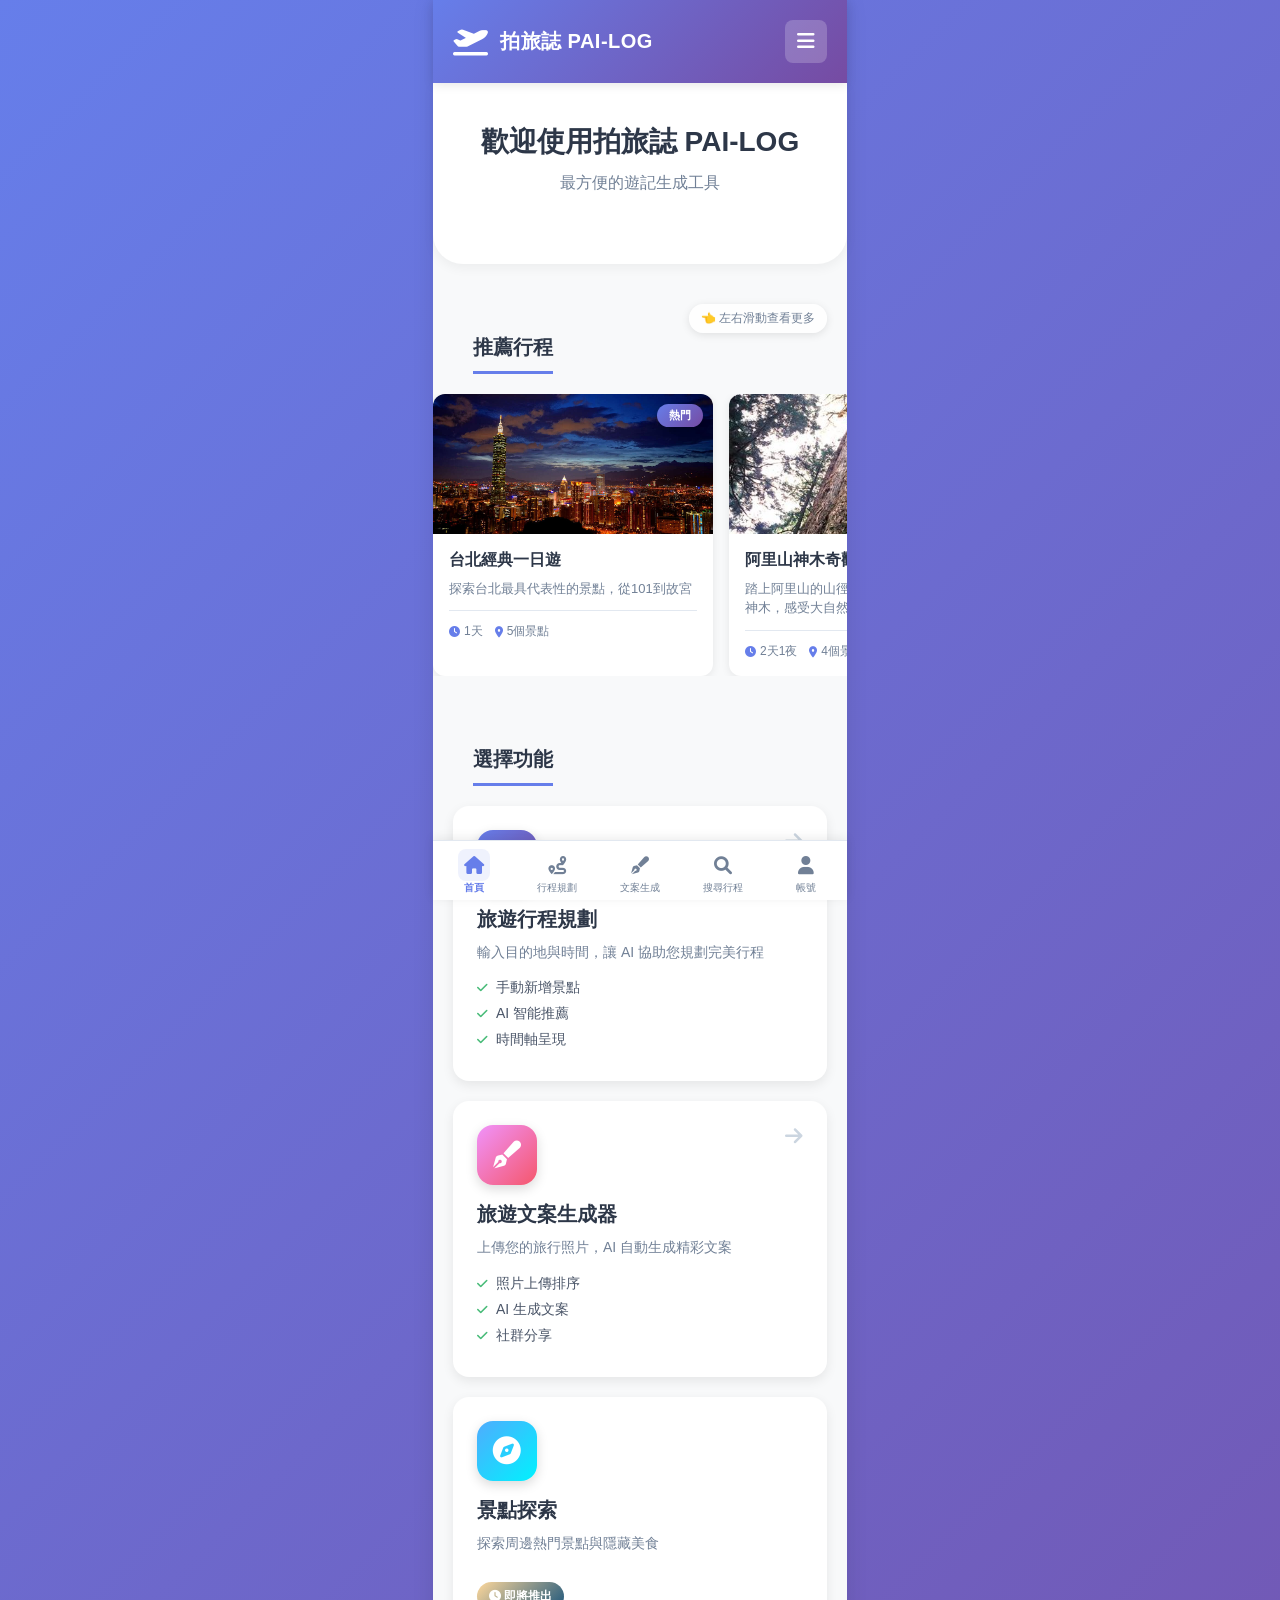
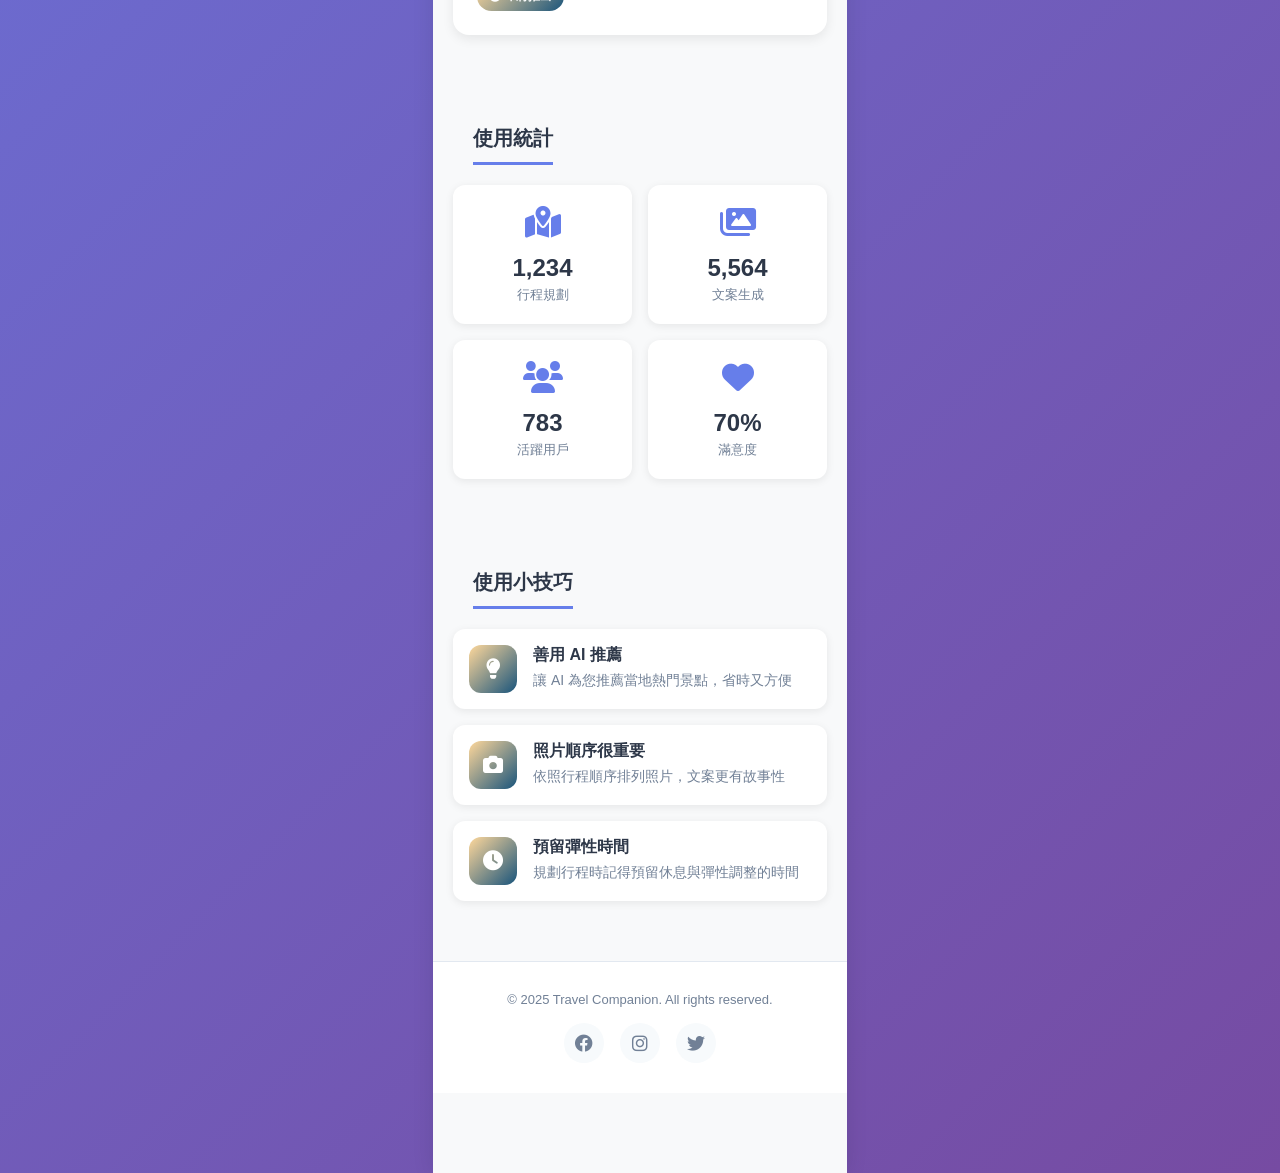
<file: index.html>
<!DOCTYPE html>
<html lang="zh-TW">
<head>
    <meta charset="UTF-8">
    <meta name="viewport" content="width=device-width, initial-scale=1.0">
    <title>拍旅誌 PAI-LOG</title>
    <link rel="stylesheet" href="index.css">
    <link href="https://cdnjs.cloudflare.com/ajax/libs/font-awesome/6.0.0/css/all.min.css" rel="stylesheet">
</head>
<body>
    <div class="app-container">
        <!-- Header -->
        <header class="app-header">
            <div class="header-content">
                <div class="logo">
                    <i class="fas fa-plane-departure"></i>
                    <h1>拍旅誌 PAI-LOG</h1>
                </div>
                <button class="menu-btn">
                    <i class="fas fa-bars"></i>
                </button>
            </div>
        </header>

        <!-- Welcome Section -->
        <section class="welcome-section">
            <div class="welcome-content">
                <h2>歡迎使用拍旅誌 PAI-LOG</h2>
                <p>最方便的遊記生成工具</p>
            </div>
        </section>

        <!-- Recommended Itineraries Section -->
        <section class="recommended-section">
            <h3 class="section-title">推薦行程</h3>
            <div class="itinerary-cards">
                <!-- Itinerary Card 1 -->
                <div class="itinerary-card">
                    <div class="itinerary-image">
                        <!-- 圖片路徑：可修改為 images/taipei.jpg -->
                        <img src="image/台北.jpg" alt="台北一日遊">
                        <div class="itinerary-badge">熱門</div>
                    </div>
                    <div class="itinerary-content">
                        <h4>台北經典一日遊</h4>
                        <p class="itinerary-desc">探索台北最具代表性的景點，從101到故宮</p>
                        <div class="itinerary-info">
                            <span class="info-item">
                                <i class="fas fa-clock"></i>
                                1天
                            </span>
                            <span class="info-item">
                                <i class="fas fa-map-marker-alt"></i>
                                5個景點
                            </span>
                        </div>
                    </div>
                </div>

                <!-- Itinerary Card 2 -->
                <div class="itinerary-card">
                    <div class="itinerary-image">
                        <!-- 圖片路徑：可修改為 images/alishan.jpg -->
                        <img src="image/阿里山.jpg" alt="阿里山日出">
                    </div>
                    <div class="itinerary-content">
                        <h4>阿里山神木奇觀</h4>
                        <p class="itinerary-desc">踏上阿里山的山徑，在雲霧繚繞中仰望千年神木，感受大自然的壯闊與靜謐共鳴。</p>
                        <div class="itinerary-info">
                            <span class="info-item">
                                <i class="fas fa-clock"></i>
                                2天1夜
                            </span>
                            <span class="info-item">
                                <i class="fas fa-map-marker-alt"></i>
                                4個景點
                            </span>
                        </div>
                    </div>
                </div>

                <!-- Itinerary Card 3 -->
                <div class="itinerary-card">
                    <div class="itinerary-image">
                        <!-- 圖片路徑：可修改為 images/hualien.jpg -->
                        <img src="image/太魯閣.jpg" alt="花蓮太魯閣">
                        <div class="itinerary-badge">推薦</div>
                    </div>
                    <div class="itinerary-content">
                        <h4>花蓮太魯閣壯遊</h4>
                        <p class="itinerary-desc">欣賞東台灣的壯麗山水與自然奇景</p>
                        <div class="itinerary-info">
                            <span class="info-item">
                                <i class="fas fa-clock"></i>
                                3天2夜
                            </span>
                            <span class="info-item">
                                <i class="fas fa-map-marker-alt"></i>
                                6個景點
                            </span>
                        </div>
                    </div>
                </div>

                <!-- Itinerary Card 4 -->
                <div class="itinerary-card">
                    <div class="itinerary-image">
                        <!-- 圖片路徑：可修改為 images/tainan.jpg -->
                        <img src="image/台南.jpg" alt="台南美食之旅">
                        <div class="itinerary-badge new">新推薦</div>
                    </div>
                    <div class="itinerary-content">
                        <h4>台南美食文化之旅</h4>
                        <p class="itinerary-desc">品嚐道地小吃，感受古都文化魅力</p>
                        <div class="itinerary-info">
                            <span class="info-item">
                                <i class="fas fa-clock"></i>
                                2天1夜
                            </span>
                            <span class="info-item">
                                <i class="fas fa-map-marker-alt"></i>
                                8個景點
                            </span>
                        </div>
                    </div>
                </div>

                <!-- Itinerary Card 5 -->
                <div class="itinerary-card">
                    <div class="itinerary-image">
                        <!-- 圖片路徑：可修改為 images/kenting.jpg -->
                        <img src="image/墾丁.jpg" alt="墾丁海灘">
                        <div class="itinerary-badge">熱門</div>
                    </div>
                    <div class="itinerary-content">
                        <h4>墾丁陽光沙灘</h4>
                        <p class="itinerary-desc">享受南台灣的熱情陽光與碧海藍天</p>
                        <div class="itinerary-info">
                            <span class="info-item">
                                <i class="fas fa-clock"></i>
                                3天2夜
                            </span>
                            <span class="info-item">
                                <i class="fas fa-map-marker-alt"></i>
                                7個景點
                            </span>
                        </div>
                    </div>
                </div>

                <!-- Itinerary Card 6 -->
                <div class="itinerary-card">
                    <div class="itinerary-image">
                        <!-- 圖片路徑：可修改為 images/sunmoon.jpg -->
                        <img src="image/日月潭.jpg" alt="日月潭">
                    </div>
                    <div class="itinerary-content">
                        <h4>日月潭環湖之旅</h4>
                        <p class="itinerary-desc">騎行環湖步道，體驗湖光山色</p>
                        <div class="itinerary-info">
                            <span class="info-item">
                                <i class="fas fa-clock"></i>
                                1天
                            </span>
                            <span class="info-item">
                                <i class="fas fa-map-marker-alt"></i>
                                3個景點
                            </span>
                        </div>
                    </div>
                </div>
            </div>
        </section>

        <!-- Feature Cards -->
        <section class="features-section">
            <h3 class="section-title">選擇功能</h3>
            
            <div class="feature-cards">
                <!-- Trip Planning Card -->
                <div class="feature-card" onclick="navigateTo('plan.html')">
                    <div class="card-icon planning">
                        <i class="fas fa-route"></i>
                    </div>
                    <div class="card-content">
                        <h4>旅遊行程規劃</h4>
                        <p>輸入目的地與時間，讓 AI 協助您規劃完美行程</p>
                        <ul class="feature-list">
                            <li><i class="fas fa-check"></i> 手動新增景點</li>
                            <li><i class="fas fa-check"></i> AI 智能推薦</li>
                            <li><i class="fas fa-check"></i> 時間軸呈現</li>
                        </ul>
                    </div>
                    <div class="card-arrow">
                        <i class="fas fa-arrow-right"></i>
                    </div>
                </div>

                <!-- Content Generator Card -->
                <div class="feature-card" onclick="navigateTo('write.html')">
                    <div class="card-icon writing">
                        <i class="fas fa-pen-fancy"></i>
                    </div>
                    <div class="card-content">
                        <h4>旅遊文案生成器</h4>
                        <p>上傳您的旅行照片，AI 自動生成精彩文案</p>
                        <ul class="feature-list">
                            <li><i class="fas fa-check"></i> 照片上傳排序</li>
                            <li><i class="fas fa-check"></i> AI 生成文案</li>
                            <li><i class="fas fa-check"></i> 社群分享</li>
                        </ul>
                    </div>
                    <div class="card-arrow">
                        <i class="fas fa-arrow-right"></i>
                    </div>
                </div>

                <!-- Coming Soon Card -->
                <div class="feature-card coming-soon">
                    <div class="card-icon explore">
                        <i class="fas fa-compass"></i>
                    </div>
                    <div class="card-content">
                        <h4>景點探索</h4>
                        <p>探索周邊熱門景點與隱藏美食</p>
                        <div class="coming-soon-badge">
                            <i class="fas fa-clock"></i> 即將推出
                        </div>
                    </div>
                </div>
            </div>
        </section>

        <!-- Quick Stats -->
        <section class="stats-section">
            <h3 class="section-title">使用統計</h3>
            <div class="stats-grid">
                <div class="stat-card">
                    <div class="stat-icon">
                        <i class="fas fa-map-marked-alt"></i>
                    </div>
                    <div class="stat-number">1,234</div>
                    <div class="stat-label">行程規劃</div>
                </div>
                
                <div class="stat-card">
                    <div class="stat-icon">
                        <i class="fas fa-images"></i>
                    </div>
                    <div class="stat-number">5,678</div>
                    <div class="stat-label">文案生成</div>
                </div>
                
                <div class="stat-card">
                    <div class="stat-icon">
                        <i class="fas fa-users"></i>
                    </div>
                    <div class="stat-number">890</div>
                    <div class="stat-label">活躍用戶</div>
                </div>
                
                <div class="stat-card">
                    <div class="stat-icon">
                        <i class="fas fa-heart"></i>
                    </div>
                    <div class="stat-number">98%</div>
                    <div class="stat-label">滿意度</div>
                </div>
            </div>
        </section>

        <!-- Tips Section -->
        <section class="tips-section">
            <h3 class="section-title">使用小技巧</h3>
            <div class="tips-container">
                <div class="tip-item">
                    <div class="tip-icon">
                        <i class="fas fa-lightbulb"></i>
                    </div>
                    <div class="tip-content">
                        <h5>善用 AI 推薦</h5>
                        <p>讓 AI 為您推薦當地熱門景點，省時又方便</p>
                    </div>
                </div>
                
                <div class="tip-item">
                    <div class="tip-icon">
                        <i class="fas fa-camera"></i>
                    </div>
                    <div class="tip-content">
                        <h5>照片順序很重要</h5>
                        <p>依照行程順序排列照片，文案更有故事性</p>
                    </div>
                </div>
                
                <div class="tip-item">
                    <div class="tip-icon">
                        <i class="fas fa-clock"></i>
                    </div>
                    <div class="tip-content">
                        <h5>預留彈性時間</h5>
                        <p>規劃行程時記得預留休息與彈性調整的時間</p>
                    </div>
                </div>
            </div>
        </section>

        <!-- Footer -->
        <footer class="app-footer">
            <div class="footer-content">
                <p>&copy; 2025 Travel Companion. All rights reserved.</p>
                <div class="footer-links">
                    <a href="#"><i class="fab fa-facebook"></i></a>
                    <a href="#"><i class="fab fa-instagram"></i></a>
                    <a href="#"><i class="fab fa-twitter"></i></a>
                </div>
            </div>
        </footer>

    </div>

    <!-- Bottom Navigation -->
    <nav class="bottom-nav">
        <div class="nav-item" data-page="home">
            <div class="nav-icon">
                <i class="fas fa-home"></i>
            </div>
            <div class="nav-label">首頁</div>
        </div>
        <div class="nav-item" data-page="plan">
            <div class="nav-icon">
                <i class="fas fa-route"></i>
            </div>
            <div class="nav-label">行程規劃</div>
        </div>
        <div class="nav-item" data-page="write">
            <div class="nav-icon">
                <i class="fas fa-pen-fancy"></i>
            </div>
            <div class="nav-label">文案生成</div>
        </div>
        <div class="nav-item" data-page="search">
            <div class="nav-icon">
                <i class="fas fa-search"></i>
            </div>
            <div class="nav-label">搜尋行程</div>
        </div>
        <div class="nav-item" data-page="account">
            <div class="nav-icon">
                <i class="fas fa-user"></i>
            </div>
            <div class="nav-label">帳號</div>
        </div>
    </nav>

    <script src="index.js"></script>
</body>
</html>
</file>
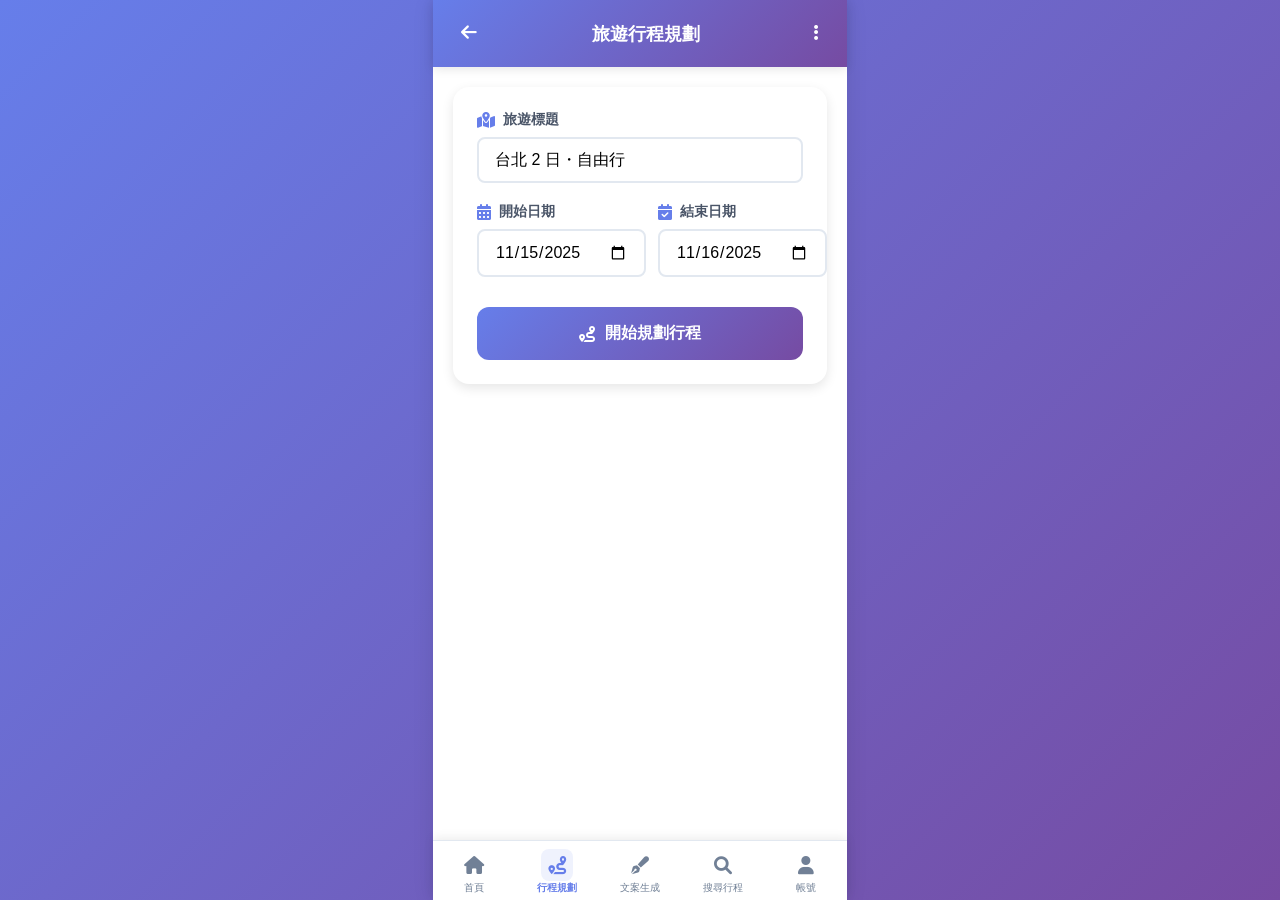
<file: plan.html>
<!DOCTYPE html>
<html lang="zh-TW">
<head>
    <meta charset="UTF-8">
    <meta name="viewport" content="width=device-width, initial-scale=1.0">
    <title>旅遊行程規劃 - Demo</title>
    <link rel="stylesheet" href="plan.css">
    <link href="https://cdnjs.cloudflare.com/ajax/libs/font-awesome/6.0.0/css/all.min.css" rel="stylesheet">
</head>
<body>
    <div class="app-container">
        <!-- Header -->
        <header class="app-header">
            <div class="header-content">
                <button class="back-btn" onclick="window.location.href='index.html'">
                    <i class="fas fa-arrow-left"></i>
                </button>
                <h1 class="app-title">旅遊行程規劃</h1>
                <button class="menu-btn">
                    <i class="fas fa-ellipsis-v"></i>
                </button>
            </div>
        </header>

        <!-- Main Content -->
        <main class="main-content">
            <!-- Trip Info Section -->
            <section class="trip-info-section">
                <div class="info-card">
                    <div class="input-group">
                        <label for="tripTitle">
                            <i class="fas fa-map-marked-alt"></i>
                            旅遊標題
                        </label>
                        <input type="text" id="tripTitle" placeholder="例如：台灣環島之旅" />
                    </div>
                    
                    <div class="input-row">
                        <div class="input-group">
                            <label for="startDate">
                                <i class="fas fa-calendar-alt"></i>
                                開始日期
                            </label>
                            <input type="date" id="startDate" />
                        </div>
                        
                        <div class="input-group">
                            <label for="endDate">
                                <i class="fas fa-calendar-check"></i>
                                結束日期
                            </label>
                            <input type="date" id="endDate" />
                        </div>
                    </div>

                    <button class="start-plan-btn" id="startPlanBtn">
                        <i class="fas fa-route"></i>
                        開始規劃行程
                    </button>
                </div>
            </section>

            <!-- Timeline Section -->
            <section class="timeline-section" id="timelineSection" style="display: none;">
                <div class="section-header">
                    <h2>行程規劃</h2>
                    <p>點擊下方按鈕新增景點</p>
                </div>

                <!-- Timeline Container -->
                <div class="timeline-container" id="timelineContainer">
                    <!-- Day groups will be dynamically added here -->
                </div>

                <!-- Action Buttons -->
                <div class="bottom-actions">
                    <button class="action-btn secondary" id="clearAllBtn">
                        <i class="fas fa-trash-alt"></i>
                        清除全部
                    </button>
                    <button class="action-btn primary" id="saveItineraryBtn">
                        <i class="fas fa-save"></i>
                        儲存行程
                    </button>
                </div>
            </section>
        </main>
    </div>

    <!-- Add Spot Modal -->
    <div class="modal" id="addSpotModal">
        <div class="modal-content">
            <div class="modal-header">
                <h3>手動新增景點</h3>
                <button class="modal-close" onclick="closeModal()">
                    <i class="fas fa-times"></i>
                </button>
            </div>
            <div class="modal-body">
                <div class="input-group">
                    <label for="spotName">
                        <i class="fas fa-map-marker-alt"></i>
                        景點名稱
                    </label>
                    <input type="text" id="spotName" placeholder="例如：日月潭" />
                </div>
                
                <div class="input-group">
                    <label for="spotTime">
                        <i class="fas fa-clock"></i>
                        時間
                    </label>
                    <input type="time" id="spotTime" value="09:00" />
                </div>
                
                <div class="input-group">
                    <label for="spotLocation">
                        <i class="fas fa-home"></i>
                        景點類型
                    </label>
                    <select id="spotLocation" class="location-select">
                        <option value="outdoor">室外景點</option>
                        <option value="indoor">室內景點</option>
                    </select>
                </div>
                
                <div class="input-group">
                    <label for="spotNote">
                        <i class="fas fa-sticky-note"></i>
                        備註（選填）
                    </label>
                    <textarea id="spotNote" rows="3" placeholder="例如：記得帶相機、預計停留2小時"></textarea>
                </div>
            </div>
            <div class="modal-footer">
                <button class="btn-cancel" onclick="closeModal()">取消</button>
                <button class="btn-confirm" id="confirmAddSpot">確認新增</button>
            </div>
        </div>
    </div>

    <!-- AI Recommendation Modal -->
    <div class="modal" id="aiRecommendModal">
        <div class="modal-content">
            <div class="modal-header">
                <h3>✨ AI 智能行程規劃</h3>
                <button class="modal-close" onclick="closeAiModal()">
                    <i class="fas fa-times"></i>
                </button>
            </div>
            <div class="modal-body">
                <div class="ai-loading" id="aiLoading">
                    <i class="fas fa-brain"></i>
                    <p>AI 正在分析您的行程，生成最佳建議...</p>
                    <small>這可能需要幾秒鐘時間</small>
                </div>
            </div>
        </div>
    </div>

    <!-- Bottom Navigation -->
    <nav class="bottom-nav">
        <div class="nav-item" data-page="home">
            <div class="nav-icon">
                <i class="fas fa-home"></i>
            </div>
            <div class="nav-label">首頁</div>
        </div>
        <div class="nav-item" data-page="plan">
            <div class="nav-icon">
                <i class="fas fa-route"></i>
            </div>
            <div class="nav-label">行程規劃</div>
        </div>
        <div class="nav-item" data-page="write">
            <div class="nav-icon">
                <i class="fas fa-pen-fancy"></i>
            </div>
            <div class="nav-label">文案生成</div>
        </div>
        <div class="nav-item" data-page="search">
            <div class="nav-icon">
                <i class="fas fa-search"></i>
            </div>
            <div class="nav-label">搜尋行程</div>
        </div>
        <div class="nav-item" data-page="account">
            <div class="nav-icon">
                <i class="fas fa-user"></i>
            </div>
            <div class="nav-label">帳號</div>
        </div>
    </nav>

    <script src="demo-data-itinerary.js"></script>
    <script src="plan.js"></script>
</body>
</html>
</file>
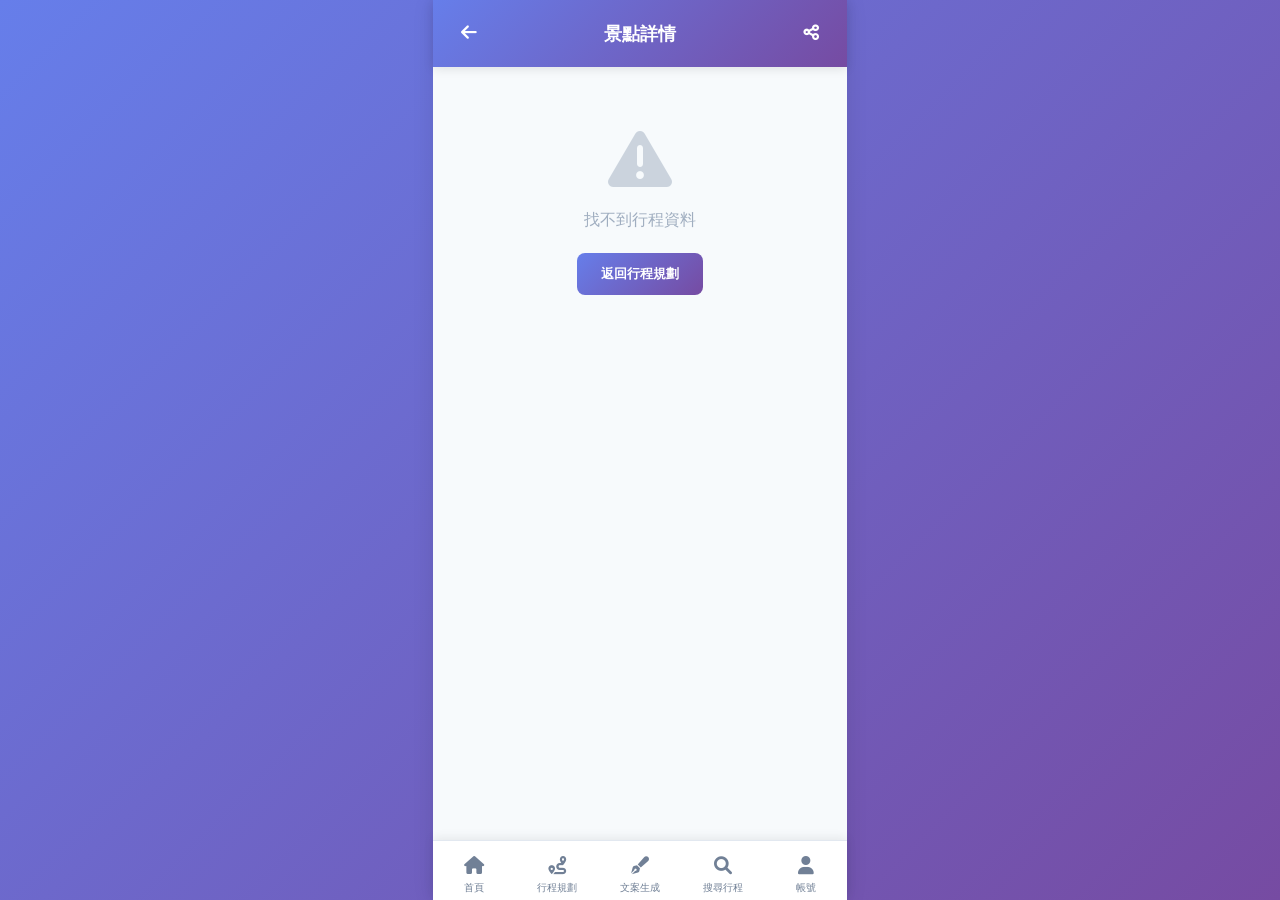
<file: spot-detail.html>
<!DOCTYPE html>
<html lang="zh-TW">
<head>
    <meta charset="UTF-8">
    <meta name="viewport" content="width=device-width, initial-scale=1.0">
    <title>景點詳情 - Demo</title>
    <link rel="stylesheet" href="spot-detail.css">
    <link href="https://cdnjs.cloudflare.com/ajax/libs/font-awesome/6.0.0/css/all.min.css" rel="stylesheet">
</head>
<body>
    <div class="app-container">
        <!-- Header -->
        <header class="app-header">
            <div class="header-content">
                <button class="back-btn" id="backBtn">
                    <i class="fas fa-arrow-left"></i>
                </button>
                <h1 class="app-title">景點詳情</h1>
                <button class="share-btn">
                    <i class="fas fa-share-alt"></i>
                </button>
            </div>
        </header>

        <!-- Main Content -->
        <main class="main-content">
            <!-- Spot Header -->
            <section class="spot-header-section">
                <div class="spot-image">
                    <img id="spotImage" src="https://via.placeholder.com/400x300" alt="景點圖片">
                    <div class="image-overlay"></div>
                    <button class="ai-render-btn" id="aiRenderBtn">
                        <i class="fas fa-magic"></i>
                        AI 圖片渲染
                    </button>
                </div>
                <div class="spot-title-section">
                    <h1 id="spotName" class="spot-title">景點名稱</h1>
                    <div class="spot-meta">
                        <span class="location-badge" id="locationBadge">
                            <i class="fas fa-sun"></i> 室外
                        </span>
                        <span class="time-badge" id="timeBadge">
                            <i class="fas fa-clock"></i> 09:00
                        </span>
                    </div>
                </div>
            </section>

            <!-- Spot Info -->
            <section class="spot-info-section">
                <div class="info-card">
                    <h2 class="section-title">
                        <i class="fas fa-info-circle"></i>
                        景點簡介
                    </h2>
                    <p id="spotDescription" class="description-text">
                        這是一個美麗的景點，值得您來探訪。這裡有豐富的自然景觀和人文特色，適合各年齡層的遊客前來遊玩。
                    </p>
                </div>

                <div class="info-card">
                    <h2 class="section-title">
                        <i class="fas fa-map-marker-alt"></i>
                        位置資訊
                    </h2>
                    <p id="spotAddress" class="info-text">
                        <i class="fas fa-location-arrow"></i>
                        地址資訊載入中...
                    </p>
                    <button class="action-button" onclick="openMap()">
                        <i class="fas fa-map"></i>
                        在地圖中查看
                    </button>
                </div>

                <div class="info-card">
                    <h2 class="section-title">
                        <i class="fas fa-sticky-note"></i>
                        行程備註
                    </h2>
                    <p id="spotNote" class="note-text">
                        暫無備註
                    </p>
                </div>

                <div class="info-card">
                    <h2 class="section-title">
                        <i class="fas fa-star"></i>
                        推薦活動
                    </h2>
                    <div class="activities-list" id="activitiesList">
                        <div class="activity-item">
                            <i class="fas fa-camera"></i>
                            <span>拍照打卡</span>
                        </div>
                        <div class="activity-item">
                            <i class="fas fa-utensils"></i>
                            <span>品嚐美食</span>
                        </div>
                        <div class="activity-item">
                            <i class="fas fa-walking"></i>
                            <span>散步遊覽</span>
                        </div>
                    </div>
                </div>

                <div class="info-card">
                    <h2 class="section-title">
                        <i class="fas fa-lightbulb"></i>
                        旅遊小提示
                    </h2>
                    <ul class="tips-list" id="tipsList">
                        <li>建議停留時間：2-3小時</li>
                        <li>最佳造訪時間：上午或傍晚</li>
                        <li>記得攜帶相機和飲用水</li>
                    </ul>
                </div>
            </section>

            <!-- AI Image Render Modal -->
            <div class="modal" id="aiRenderModal">
                <div class="modal-content">
                    <div class="modal-header">
                        <h3>
                            <i class="fas fa-magic"></i>
                            AI 圖片渲染
                        </h3>
                        <button class="modal-close" onclick="closeRenderModal()">
                            <i class="fas fa-times"></i>
                        </button>
                    </div>
                    <div class="modal-body">
                        <div class="render-options">
                            <div class="option-group">
                                <label class="option-label">
                                    <i class="fas fa-cloud-sun"></i>
                                    選擇天氣
                                </label>
                                <div class="weather-options">
                                    <button class="weather-btn" data-weather="sunny">
                                        <i class="fas fa-sun"></i>
                                        <span>晴天</span>
                                    </button>
                                    <button class="weather-btn" data-weather="cloudy">
                                        <i class="fas fa-cloud"></i>
                                        <span>陰天</span>
                                    </button>
                                    <button class="weather-btn active" data-weather="rainy">
                                        <i class="fas fa-cloud-rain"></i>
                                        <span>雨天</span>
                                    </button>
                                </div>
                            </div>

                            <div class="option-group">
                                <label class="option-label">
                                    <i class="fas fa-clock"></i>
                                    選擇時段
                                </label>
                                <div class="time-options">
                                    <button class="time-btn" data-time="morning">
                                        <i class="fas fa-mug-saucer"></i>
                                        <span>早晨</span>
                                    </button>
                                    <button class="time-btn active" data-time="afternoon">
                                        <i class="fas fa-sun"></i>
                                        <span>下午</span>
                                    </button>
                                    <button class="time-btn" data-time="night">
                                        <i class="fas fa-moon"></i>
                                        <span>深夜</span>
                                    </button>
                                </div>
                            </div>

                            <div class="preview-section">
                                <div class="preview-label">預覽效果</div>
                                <div class="preview-container">
                                    <img id="previewImage" src="" alt="預覽圖片">
                                    <div class="preview-loading" id="previewLoading">
                                        <i class="fas fa-spinner fa-spin"></i>
                                        <p>AI 正在生成圖片...</p>
                                    </div>
                                </div>
                            </div>
                        </div>
                    </div>
                    <div class="modal-footer">
                        <button class="btn-cancel" onclick="closeRenderModal()">取消</button>
                        <button class="btn-confirm" id="applyRenderBtn">
                            <i class="fas fa-check"></i>
                            套用此圖片
                        </button>
                    </div>
                </div>
            </div>

            <!-- Action Buttons -->
            <section class="action-section">
                <button class="primary-action-btn" id="editSpotBtn">
                    <i class="fas fa-edit"></i>
                    編輯景點
                </button>
                <button class="secondary-action-btn" id="deleteSpotBtn">
                    <i class="fas fa-trash-alt"></i>
                    刪除景點
                </button>
            </section>
        </main>
    </div>

    <!-- Bottom Navigation -->
    <nav class="bottom-nav">
        <div class="nav-item" data-page="home">
            <div class="nav-icon">
                <i class="fas fa-home"></i>
            </div>
            <div class="nav-label">首頁</div>
        </div>
        <div class="nav-item" data-page="plan">
            <div class="nav-icon">
                <i class="fas fa-route"></i>
            </div>
            <div class="nav-label">行程規劃</div>
        </div>
        <div class="nav-item" data-page="write">
            <div class="nav-icon">
                <i class="fas fa-pen-fancy"></i>
            </div>
            <div class="nav-label">文案生成</div>
        </div>
        <div class="nav-item" data-page="search">
            <div class="nav-icon">
                <i class="fas fa-search"></i>
            </div>
            <div class="nav-label">搜尋行程</div>
        </div>
        <div class="nav-item" data-page="account">
            <div class="nav-icon">
                <i class="fas fa-user"></i>
            </div>
            <div class="nav-label">帳號</div>
        </div>
    </nav>

    <script src="spot-detail.js"></script>
</body>
</html>
</file>
<file: index.css>
/* Reset and Base Styles */
* {
    margin: 0;
    padding: 0;
    box-sizing: border-box;
}

body {
    font-family: -apple-system, BlinkMacSystemFont, 'Segoe UI', 'Roboto', sans-serif;
    background: linear-gradient(135deg, #667eea 0%, #764ba2 100%);
    min-height: 100vh;
    color: #333;
    overflow-x: hidden;
}

.app-container {
    max-width: 414px;
    margin: 0 auto;
    background: #f8f9fa;
    min-height: 100vh;
    box-shadow: 0 0 20px rgba(0, 0, 0, 0.1);
    position: relative;
}

/* Header Styles */
.app-header {
    background: linear-gradient(135deg, #667eea 0%, #764ba2 100%);
    color: white;
    padding: 20px;
    position: sticky;
    top: 0;
    z-index: 100;
    box-shadow: 0 2px 10px rgba(0, 0, 0, 0.1);
}

.header-content {
    display: flex;
    align-items: center;
    justify-content: space-between;
}

.logo {
    display: flex;
    align-items: center;
    gap: 12px;
}

.logo i {
    font-size: 28px;
    animation: float 3s ease-in-out infinite;
}

@keyframes float {
    0%, 100% {
        transform: translateY(0px);
    }
    50% {
        transform: translateY(-10px);
    }
}

.logo h1 {
    font-size: 20px;
    font-weight: 700;
    letter-spacing: 0.5px;
}

.menu-btn {
    background: rgba(255, 255, 255, 0.2);
    border: none;
    color: white;
    font-size: 20px;
    padding: 10px 12px;
    border-radius: 8px;
    cursor: pointer;
    transition: all 0.2s;
}

.menu-btn:hover {
    background: rgba(255, 255, 255, 0.3);
}

/* Welcome Section */
.welcome-section {
    background: white;
    padding: 40px 20px;
    text-align: center;
    border-radius: 0 0 30px 30px;
    box-shadow: 0 4px 12px rgba(0, 0, 0, 0.05);
}

.welcome-content h2 {
    font-size: 28px;
    color: #2d3748;
    margin-bottom: 12px;
    font-weight: 700;
}

.welcome-content p {
    font-size: 16px;
    color: #718096;
    margin-bottom: 30px;
}

.welcome-image {
    font-size: 80px;
    color: #667eea;
    opacity: 0.3;
    animation: rotate 20s linear infinite;
}

@keyframes rotate {
    from {
        transform: rotate(0deg);
    }
    to {
        transform: rotate(360deg);
    }
}

/* Section Title */
.section-title {
    font-size: 20px;
    font-weight: 700;
    color: #2d3748;
    margin: 30px 20px 20px;
    padding-bottom: 10px;
    border-bottom: 3px solid #667eea;
    display: inline-block;
}

/* Feature Cards Section */
.features-section {
    padding: 20px;
}

.feature-cards {
    display: flex;
    flex-direction: column;
    gap: 20px;
}

.feature-card {
    background: white;
    border-radius: 16px;
    padding: 24px;
    box-shadow: 0 4px 12px rgba(0, 0, 0, 0.08);
    cursor: pointer;
    transition: all 0.3s ease;
    position: relative;
    overflow: hidden;
}

.feature-card::before {
    content: '';
    position: absolute;
    top: 0;
    left: 0;
    width: 4px;
    height: 100%;
    background: linear-gradient(to bottom, #667eea, #764ba2);
    transform: scaleY(0);
    transition: transform 0.3s ease;
}

.feature-card:hover {
    transform: translateY(-4px);
    box-shadow: 0 8px 24px rgba(0, 0, 0, 0.12);
}

.feature-card:hover::before {
    transform: scaleY(1);
}

.feature-card.coming-soon {
    opacity: 0.7;
    cursor: not-allowed;
}

.feature-card.coming-soon:hover {
    transform: none;
}

.card-icon {
    width: 60px;
    height: 60px;
    border-radius: 16px;
    display: flex;
    align-items: center;
    justify-content: center;
    font-size: 28px;
    margin-bottom: 16px;
    color: white;
    box-shadow: 0 4px 12px rgba(0, 0, 0, 0.15);
}

.card-icon.planning {
    background: linear-gradient(135deg, #667eea 0%, #764ba2 100%);
}

.card-icon.writing {
    background: linear-gradient(135deg, #f093fb 0%, #f5576c 100%);
}

.card-icon.explore {
    background: linear-gradient(135deg, #4facfe 0%, #00f2fe 100%);
}

.card-content h4 {
    font-size: 20px;
    color: #2d3748;
    margin-bottom: 8px;
    font-weight: 700;
}

.card-content p {
    font-size: 14px;
    color: #718096;
    line-height: 1.6;
    margin-bottom: 16px;
}

.feature-list {
    list-style: none;
    padding: 0;
}

.feature-list li {
    font-size: 14px;
    color: #4a5568;
    margin-bottom: 8px;
    display: flex;
    align-items: center;
    gap: 8px;
}

.feature-list li i {
    color: #48bb78;
    font-size: 12px;
}

.card-arrow {
    position: absolute;
    top: 24px;
    right: 24px;
    font-size: 20px;
    color: #cbd5e0;
    transition: all 0.3s;
}

.feature-card:hover .card-arrow {
    color: #667eea;
    transform: translateX(4px);
}

.coming-soon-badge {
    display: inline-block;
    background: linear-gradient(135deg, #ffd89b 0%, #19547b 100%);
    color: white;
    padding: 6px 12px;
    border-radius: 20px;
    font-size: 12px;
    font-weight: 600;
    margin-top: 12px;
}

/* Stats Section */
.stats-section {
    padding: 20px;
    margin-top: 20px;
}

.stats-grid {
    display: grid;
    grid-template-columns: repeat(2, 1fr);
    gap: 16px;
}

.stat-card {
    background: white;
    border-radius: 12px;
    padding: 20px;
    text-align: center;
    box-shadow: 0 2px 8px rgba(0, 0, 0, 0.08);
    transition: all 0.3s;
}

.stat-card:hover {
    transform: translateY(-2px);
    box-shadow: 0 4px 12px rgba(0, 0, 0, 0.12);
}

.stat-icon {
    font-size: 32px;
    color: #667eea;
    margin-bottom: 12px;
}

.stat-number {
    font-size: 24px;
    font-weight: 700;
    color: #2d3748;
    margin-bottom: 4px;
}

.stat-label {
    font-size: 13px;
    color: #718096;
}

/* Recommended Itineraries Section */
.recommended-section {
    padding: 20px;
    margin-top: 20px;
    position: relative;
}

.recommended-section::after {
    content: '👈 左右滑動查看更多';
    position: absolute;
    top: 20px;
    right: 20px;
    font-size: 12px;
    color: #718096;
    background: rgba(255, 255, 255, 0.9);
    padding: 6px 12px;
    border-radius: 20px;
    box-shadow: 0 2px 8px rgba(0, 0, 0, 0.1);
    pointer-events: none;
    animation: pulse 2s infinite;
    display: block;
}

@media (max-width: 768px) {
    .recommended-section::after {
        content: '👆 左右滑動';
        top: auto;
        bottom: -40px;
        right: 50%;
        transform: translateX(50%);
        font-size: 11px;
    }
}

.itinerary-cards {
    display: flex;
    gap: 16px;
    overflow-x: auto;
    scroll-behavior: smooth;
    padding: 0 20px;
    margin: 0 -20px;
    /* 隱藏滾動條但保持功能 */
    scrollbar-width: none; /* Firefox */
    -ms-overflow-style: none; /* IE and Edge */
    /* 改善觸摸滾動體驗 */
    -webkit-overflow-scrolling: touch;
    scroll-snap-type: x mandatory;
}

.itinerary-cards::-webkit-scrollbar {
    display: none; /* Chrome, Safari and Opera */
}

.itinerary-card {
    background: white;
    border-radius: 12px;
    overflow: hidden;
    box-shadow: 0 2px 8px rgba(0, 0, 0, 0.08);
    transition: all 0.3s;
    cursor: pointer;
    animation: fadeIn 0.6s ease-out backwards;
    flex: 0 0 280px; /* 固定寬度，讓卡片更寬 */
    min-width: 280px;
    /* 改善觸摸體驗 */
    scroll-snap-align: start;
    user-select: none;
    -webkit-user-select: none;
}

.itinerary-card:hover {
    transform: translateY(-4px);
    box-shadow: 0 6px 16px rgba(0, 0, 0, 0.15);
}

.itinerary-image {
    position: relative;
    width: 100%;
    height: 140px;
    overflow: hidden;
}

.itinerary-image img {
    width: 100%;
    height: 100%;
    object-fit: cover;
    transition: transform 0.3s;
}

.itinerary-card:hover .itinerary-image img {
    transform: scale(1.1);
}

.itinerary-badge {
    position: absolute;
    top: 10px;
    right: 10px;
    background: linear-gradient(135deg, #667eea 0%, #764ba2 100%);
    color: white;
    padding: 4px 12px;
    border-radius: 12px;
    font-size: 11px;
    font-weight: 600;
    box-shadow: 0 2px 8px rgba(0, 0, 0, 0.2);
}

.itinerary-badge.new {
    background: linear-gradient(135deg, #f093fb 0%, #f5576c 100%);
}

.itinerary-content {
    padding: 16px;
}

.itinerary-content h4 {
    font-size: 16px;
    color: #2d3748;
    margin-bottom: 8px;
    font-weight: 700;
    line-height: 1.3;
}

.itinerary-desc {
    font-size: 13px;
    color: #718096;
    line-height: 1.5;
    margin-bottom: 12px;
    /* 現代瀏覽器支援 */
    display: -webkit-box;
    -webkit-line-clamp: 2;
    -webkit-box-orient: vertical;
    /* Firefox 備用 */
    display: -moz-box;
    -moz-box-orient: vertical;
    /* 標準屬性 (未來支援) */
    line-clamp: 2;
    box-orient: vertical;
    overflow: hidden;
    /* 確保文字截斷正常工作 */
    word-wrap: break-word;
    hyphens: auto;
}

.itinerary-info {
    display: flex;
    gap: 12px;
    padding-top: 12px;
    border-top: 1px solid #e2e8f0;
}

.info-item {
    display: flex;
    align-items: center;
    gap: 4px;
    font-size: 12px;
    color: #718096;
}

.info-item i {
    color: #667eea;
    font-size: 11px;
}

/* Animation delays for itinerary cards */
.itinerary-card:nth-child(1) {
    animation-delay: 0.1s;
}

.itinerary-card:nth-child(2) {
    animation-delay: 0.2s;
}

.itinerary-card:nth-child(3) {
    animation-delay: 0.3s;
}

.itinerary-card:nth-child(4) {
    animation-delay: 0.4s;
}

.itinerary-card:nth-child(5) {
    animation-delay: 0.5s;
}

.itinerary-card:nth-child(6) {
    animation-delay: 0.6s;
}

/* Tips Section */
.tips-section {
    padding: 20px;
    margin-top: 20px;
}

.tips-container {
    display: flex;
    flex-direction: column;
    gap: 16px;
}

.tip-item {
    background: white;
    border-radius: 12px;
    padding: 16px;
    display: flex;
    gap: 16px;
    box-shadow: 0 2px 8px rgba(0, 0, 0, 0.08);
    transition: all 0.3s;
}

.tip-item:hover {
    transform: translateX(4px);
    box-shadow: 0 4px 12px rgba(0, 0, 0, 0.12);
}

.tip-icon {
    width: 48px;
    height: 48px;
    background: linear-gradient(135deg, #ffd89b 0%, #19547b 100%);
    border-radius: 12px;
    display: flex;
    align-items: center;
    justify-content: center;
    font-size: 20px;
    color: white;
    flex-shrink: 0;
}

.tip-content h5 {
    font-size: 16px;
    color: #2d3748;
    margin-bottom: 4px;
    font-weight: 600;
}

.tip-content p {
    font-size: 14px;
    color: #718096;
    line-height: 1.5;
}

/* Footer */
.app-footer {
    background: white;
    padding: 30px 20px;
    margin-top: 40px;
    border-top: 1px solid #e2e8f0;
}

.footer-content {
    text-align: center;
}

.footer-content p {
    font-size: 13px;
    color: #718096;
    margin-bottom: 16px;
}

.footer-links {
    display: flex;
    justify-content: center;
    gap: 16px;
}

.footer-links a {
    width: 40px;
    height: 40px;
    background: #f7fafc;
    border-radius: 50%;
    display: flex;
    align-items: center;
    justify-content: center;
    font-size: 18px;
    color: #718096;
    text-decoration: none;
    transition: all 0.3s;
}

.footer-links a:hover {
    background: linear-gradient(135deg, #667eea 0%, #764ba2 100%);
    color: white;
    transform: translateY(-2px);
}

/* Animations */
@keyframes fadeIn {
    from {
        opacity: 0;
        transform: translateY(20px);
    }
    to {
        opacity: 1;
        transform: translateY(0);
    }
}

.feature-card,
.stat-card,
.tip-item {
    animation: fadeIn 0.6s ease-out backwards;
}

.feature-card:nth-child(1) {
    animation-delay: 0.1s;
}

.feature-card:nth-child(2) {
    animation-delay: 0.2s;
}

.feature-card:nth-child(3) {
    animation-delay: 0.3s;
}

.stat-card:nth-child(1) {
    animation-delay: 0.1s;
}

.stat-card:nth-child(2) {
    animation-delay: 0.2s;
}

.stat-card:nth-child(3) {
    animation-delay: 0.3s;
}

.stat-card:nth-child(4) {
    animation-delay: 0.4s;
}

.tip-item:nth-child(1) {
    animation-delay: 0.1s;
}

.tip-item:nth-child(2) {
    animation-delay: 0.2s;
}

.tip-item:nth-child(3) {
    animation-delay: 0.3s;
}

/* Responsive Design */
@media (max-width: 480px) {
    .app-container {
        max-width: 100%;
    }
    
    .welcome-content h2 {
        font-size: 24px;
    }
    
    .welcome-image {
        font-size: 60px;
    }
    
    .card-content h4 {
        font-size: 18px;
    }
    
    .stats-grid {
        grid-template-columns: 1fr;
    }
    
    .stat-card {
        padding: 16px;
    }
    
    .itinerary-cards {
        grid-template-columns: 1fr;
        gap: 12px;
        overflow-x: auto;
        scroll-behavior: smooth;
        padding: 0 20px;
        margin: 0 -20px;
        /* 手機版保持橫向滾動 */
        scrollbar-width: none;
        -ms-overflow-style: none;
    }
    
    .itinerary-cards::-webkit-scrollbar {
        display: none;
    }
    
    .itinerary-card {
        flex: 0 0 240px;
        min-width: 240px;
        scroll-snap-align: start;
    }
    
    .itinerary-image {
        height: 160px;
    }
}

/* Loading Animation */
@keyframes spin {
    from {
        transform: rotate(0deg);
    }
    to {
        transform: rotate(360deg);
    }
}

/* Pulse Effect */
@keyframes pulse {
    0%, 100% {
        opacity: 1;
    }
    50% {
        opacity: 0.7;
    }
}

/* Scroll Behavior */
html {
    scroll-behavior: smooth;
}

/* Selection Style */
::selection {
    background: #667eea;
    color: white;
}

::-moz-selection {
    background: #667eea;
    color: white;
}

/* Bottom Navigation */
.bottom-nav {
    position: fixed;
    bottom: 0;
    left: 50%;
    transform: translateX(-50%);
    width: 100%;
    max-width: 414px;
    background: white;
    border-top: 1px solid #e2e8f0;
    box-shadow: 0 -2px 10px rgba(0, 0, 0, 0.08);
    z-index: 10000;
    display: flex;
    justify-content: space-around;
    align-items: center;
    padding: 8px 0;
    height: 60px;
}

.nav-item {
    display: flex;
    flex-direction: column;
    align-items: center;
    justify-content: center;
    padding: 4px;
    cursor: pointer;
    transition: all 0.2s;
    border-radius: 8px;
    min-width: 60px;
    position: relative;
}

.nav-item:hover {
    background: rgba(102, 126, 234, 0.1);
}

.nav-item.active {
    color: #667eea;
}

.nav-item.active .nav-icon {
    background: rgba(102, 126, 234, 0.1);
    color: #667eea;
}

.nav-icon {
    width: 32px;
    height: 32px;
    border-radius: 8px;
    display: flex;
    align-items: center;
    justify-content: center;
    font-size: 18px;
    color: #718096;
    transition: all 0.2s;
    margin-bottom: 2px;
}

.nav-label {
    font-size: 10px;
    color: #718096;
    font-weight: 500;
    text-align: center;
    line-height: 1;
    transition: all 0.2s;
}

.nav-item.active .nav-label {
    color: #667eea;
    font-weight: 600;
}

/* Adjust body padding for bottom nav */
.app-container {
    padding-bottom: 80px; /* Space for bottom nav */
}

/* Responsive adjustments for bottom nav */
@media (max-width: 480px) {
    .bottom-nav {
        max-width: 100%;
        left: 50%;
        transform: translateX(-50%);
    }
    
    .nav-item {
        min-width: 50px;
    }
    
    .nav-icon {
        width: 28px;
        height: 28px;
        font-size: 16px;
    }
    
    .nav-label {
        font-size: 9px;
    }
}
</file>
<file: plan.css>
/* Reset and Base Styles */
* {
    margin: 0;
    padding: 0;
    box-sizing: border-box;
}

body {
    font-family: -apple-system, BlinkMacSystemFont, 'Segoe UI', 'Roboto', sans-serif;
    background: linear-gradient(135deg, #667eea 0%, #764ba2 100%);
    min-height: 100vh;
    color: #333;
    overflow-x: hidden;
}

.app-container {
    max-width: 414px;
    margin: 0 auto;
    background: #fff;
    min-height: 100vh;
    box-shadow: 0 0 20px rgba(0, 0, 0, 0.1);
    position: relative;
}

/* Header Styles */
.app-header {
    background: linear-gradient(135deg, #667eea 0%, #764ba2 100%);
    color: white;
    padding: 15px 20px;
    position: sticky;
    top: 0;
    z-index: 100;
    box-shadow: 0 2px 10px rgba(0, 0, 0, 0.1);
}

.header-content {
    display: flex;
    align-items: center;
    justify-content: space-between;
}

.back-btn, .menu-btn {
    background: none;
    border: none;
    color: white;
    font-size: 18px;
    padding: 8px;
    border-radius: 50%;
    cursor: pointer;
    transition: background-color 0.2s;
}

.back-btn:hover, .menu-btn:hover {
    background: rgba(255, 255, 255, 0.1);
}

.app-title {
    font-size: 18px;
    font-weight: 600;
    text-align: center;
    flex: 1;
}

/* Main Content */
.main-content {
    padding: 20px;
}

/* Trip Info Section */
.trip-info-section {
    margin-bottom: 30px;
}

.info-card {
    background: white;
    border-radius: 16px;
    padding: 24px;
    box-shadow: 0 4px 12px rgba(0, 0, 0, 0.1);
}

.input-group {
    margin-bottom: 20px;
}

.input-group label {
    display: flex;
    align-items: center;
    gap: 8px;
    font-size: 14px;
    font-weight: 600;
    color: #4a5568;
    margin-bottom: 8px;
}

.input-group label i {
    color: #667eea;
    font-size: 16px;
}

.input-group input,
.input-group textarea,
.input-group select {
    width: 100%;
    padding: 12px 16px;
    border: 2px solid #e2e8f0;
    border-radius: 8px;
    font-size: 16px;
    transition: all 0.2s;
    font-family: inherit;
    background: white;
}

.input-group input:focus,
.input-group textarea:focus,
.input-group select:focus {
    outline: none;
    border-color: #667eea;
    box-shadow: 0 0 0 3px rgba(102, 126, 234, 0.1);
}

.input-group textarea {
    resize: vertical;
    min-height: 80px;
}

.location-select {
    cursor: pointer;
    appearance: none;
    background-image: url("data:image/svg+xml,%3Csvg xmlns='http://www.w3.org/2000/svg' width='12' height='12' viewBox='0 0 12 12'%3E%3Cpath fill='%23667eea' d='M6 9L1 4h10z'/%3E%3C/svg%3E");
    background-repeat: no-repeat;
    background-position: right 16px center;
    padding-right: 40px;
}

.input-row {
    display: grid;
    grid-template-columns: 1fr 1fr;
    gap: 12px;
}

.start-plan-btn {
    width: 100%;
    padding: 16px;
    background: linear-gradient(135deg, #667eea 0%, #764ba2 100%);
    color: white;
    border: none;
    border-radius: 12px;
    font-size: 16px;
    font-weight: 600;
    cursor: pointer;
    display: flex;
    align-items: center;
    justify-content: center;
    gap: 10px;
    transition: all 0.3s;
    margin-top: 10px;
}

.start-plan-btn:hover {
    transform: translateY(-2px);
    box-shadow: 0 8px 20px rgba(102, 126, 234, 0.4);
}

.start-plan-btn:active {
    transform: translateY(0);
}

/* Timeline Section */
.timeline-section {
    animation: fadeIn 0.5s ease-in-out;
}

@keyframes fadeIn {
    from {
        opacity: 0;
        transform: translateY(20px);
    }
    to {
        opacity: 1;
        transform: translateY(0);
    }
}

.section-header {
    text-align: center;
    margin-bottom: 24px;
}

.section-header h2 {
    color: #2d3748;
    font-size: 22px;
    margin-bottom: 8px;
}

.section-header p {
    color: #718096;
    font-size: 14px;
}

/* Timeline Container */
.timeline-container {
    position: relative;
    padding-bottom: 20px;
}

/* Day Group */
.day-group {
    margin-bottom: 40px;
    animation: slideIn 0.4s ease-out;
}

@keyframes slideIn {
    from {
        opacity: 0;
        transform: translateX(-20px);
    }
    to {
        opacity: 1;
        transform: translateX(0);
    }
}

.day-header {
    display: flex;
    align-items: center;
    justify-content: space-between;
    gap: 12px;
    margin-bottom: 20px;
}

.day-header-left {
    display: flex;
    align-items: center;
    gap: 12px;
}

.day-badge {
    background: linear-gradient(135deg, #667eea 0%, #764ba2 100%);
    color: white;
    padding: 8px 16px;
    border-radius: 20px;
    font-size: 14px;
    font-weight: 600;
    box-shadow: 0 2px 8px rgba(102, 126, 234, 0.3);
}

.day-date {
    color: #718096;
    font-size: 14px;
}

.day-weather-btn {
    background: white;
    border: 2px solid #e2e8f0;
    border-radius: 50%;
    width: 40px;
    height: 40px;
    display: flex;
    align-items: center;
    justify-content: center;
    cursor: pointer;
    transition: all 0.3s;
    color: #f59e0b;
    font-size: 18px;
    box-shadow: 0 2px 6px rgba(0, 0, 0, 0.1);
}

.day-weather-btn:hover {
    transform: scale(1.1);
    border-color: #f59e0b;
    box-shadow: 0 4px 12px rgba(245, 158, 11, 0.3);
}

.day-weather-btn.active {
    background: linear-gradient(135deg, #4facfe 0%, #00f2fe 100%);
    color: white;
    border-color: #4facfe;
}

.day-weather-btn.active:hover {
    box-shadow: 0 4px 12px rgba(79, 172, 254, 0.4);
}

/* Spot Item */
.spot-item {
    position: relative;
    background: white;
    border-radius: 12px;
    padding: 0;
    margin-bottom: 16px;
    box-shadow: 0 2px 8px rgba(0, 0, 0, 0.08);
    margin-left: 30px;
    transition: all 0.3s;
    animation: spotAppear 0.4s ease-out;
    overflow: hidden;
}

@keyframes spotAppear {
    from {
        opacity: 0;
        transform: scale(0.95);
    }
    to {
        opacity: 1;
        transform: scale(1);
    }
}

.spot-item:hover {
    transform: translateX(4px);
    box-shadow: 0 4px 12px rgba(0, 0, 0, 0.12);
}

.spot-content {
    padding: 16px;
    cursor: pointer;
    transition: background 0.2s;
}

.spot-content:hover {
    background: #f8f9ff;
}

.spot-content:active {
    background: #f0f2ff;
}

.spot-item::before {
    content: '';
    position: absolute;
    left: -30px;
    top: 20px;
    width: 12px;
    height: 12px;
    background: #667eea;
    border-radius: 50%;
    border: 3px solid white;
    box-shadow: 0 0 0 2px #667eea;
}

.spot-item::after {
    content: '';
    position: absolute;
    left: -24px;
    top: 32px;
    width: 2px;
    height: calc(100% + 16px);
    background: linear-gradient(to bottom, #667eea, transparent);
}

.spot-item:last-child::after {
    display: none;
}

.spot-header {
    display: flex;
    justify-content: space-between;
    align-items: flex-start;
    margin-bottom: 8px;
}

.spot-name {
    font-size: 16px;
    font-weight: 600;
    color: #2d3748;
    display: flex;
    align-items: center;
    gap: 8px;
    flex-wrap: wrap;
}

.spot-name i {
    color: #667eea;
    font-size: 14px;
}

/* Location Badge */
.location-badge {
    display: inline-flex;
    align-items: center;
    gap: 4px;
    font-size: 11px;
    font-weight: 600;
    padding: 3px 8px;
    border-radius: 12px;
    box-shadow: 0 2px 4px rgba(0, 0, 0, 0.1);
}

.location-badge.indoor {
    background: linear-gradient(135deg, #667eea 0%, #764ba2 100%);
    color: white;
}

.location-badge.outdoor {
    background: linear-gradient(135deg, #f6d365 0%, #fda085 100%);
    color: white;
}

.location-badge i {
    font-size: 10px;
}

/* AI Badge */
.ai-badge {
    display: inline-flex;
    align-items: center;
    gap: 4px;
    background: linear-gradient(135deg, #ffd89b 0%, #19547b 100%);
    color: white;
    font-size: 11px;
    font-weight: 600;
    padding: 3px 8px;
    border-radius: 12px;
    box-shadow: 0 2px 4px rgba(255, 216, 155, 0.3);
}

.ai-badge i {
    font-size: 10px;
    color: white;
}

.spot-time {
    color: #718096;
    font-size: 14px;
    display: flex;
    align-items: center;
    gap: 4px;
}

.spot-time i {
    font-size: 12px;
}

.spot-note {
    color: #718096;
    font-size: 13px;
    line-height: 1.5;
    margin-top: 12px;
    padding-top: 12px;
    border-top: 1px solid #e2e8f0;
    display: flex;
    align-items: flex-start;
    gap: 6px;
}

.spot-note i {
    margin-top: 2px;
    font-size: 12px;
    color: #a0aec0;
}

.spot-actions {
    display: flex;
    gap: 0;
    border-top: 1px solid #e2e8f0;
    background: #f7fafc;
}

.spot-action-btn {
    flex: 1;
    padding: 10px 12px;
    border: none;
    border-right: 1px solid #e2e8f0;
    background: transparent;
    font-size: 12px;
    color: #718096;
    cursor: pointer;
    transition: all 0.2s;
    display: flex;
    align-items: center;
    justify-content: center;
    gap: 4px;
}

.spot-action-btn:last-child {
    border-right: none;
}

.spot-action-btn:hover {
    background: white;
    color: #4a5568;
}

.spot-action-btn.view {
    color: #667eea;
}

.spot-action-btn.view:hover {
    background: #f8f9ff;
    color: #667eea;
}

.spot-action-btn.edit:hover {
    background: #f0fff4;
    color: #38a169;
}

.spot-action-btn.delete:hover {
    background: #fff5f5;
    color: #e53e3e;
}

/* Insert Spot Container (between spots) */
.insert-spot-container {
    margin-left: 30px;
    margin-bottom: 16px;
    margin-top: 8px;
}

.insert-divider {
    display: flex;
    align-items: center;
    gap: 12px;
    opacity: 0.6;
    transition: all 0.3s;
}

.insert-divider:hover {
    opacity: 1;
}

.divider-line {
    flex: 1;
    height: 1px;
    background: linear-gradient(to right, transparent, #cbd5e0, transparent);
}

.insert-buttons {
    display: flex;
    gap: 8px;
}

.insert-spot-btn {
    width: 32px;
    height: 32px;
    border: 2px solid #e2e8f0;
    background: white;
    border-radius: 50%;
    font-size: 12px;
    cursor: pointer;
    transition: all 0.3s;
    display: flex;
    align-items: center;
    justify-content: center;
    box-shadow: 0 2px 4px rgba(0, 0, 0, 0.1);
}

.insert-spot-btn.manual {
    color: #667eea;
}

.insert-spot-btn.manual:hover {
    border-color: #667eea;
    background: #667eea;
    color: white;
    transform: scale(1.15);
    box-shadow: 0 4px 8px rgba(102, 126, 234, 0.3);
}

.insert-spot-btn.ai {
    background: linear-gradient(135deg, #ffd89b 0%, #19547b 100%);
    color: white;
    border: none;
}

.insert-spot-btn.ai:hover {
    transform: scale(1.15);
    box-shadow: 0 4px 8px rgba(255, 216, 155, 0.4);
}

/* Add Spot Buttons Container */
.add-spot-container {
    display: flex;
    gap: 12px;
    margin-left: 30px;
    margin-bottom: 24px;
    margin-top: 16px;
}

.add-spot-btn {
    flex: 1;
    padding: 14px;
    border: 2px dashed #cbd5e0;
    background: white;
    border-radius: 10px;
    font-size: 14px;
    font-weight: 600;
    cursor: pointer;
    transition: all 0.3s;
    display: flex;
    align-items: center;
    justify-content: center;
    gap: 8px;
    color: #4a5568;
}

.add-spot-btn:hover {
    border-color: #667eea;
    background: #f8f9ff;
    color: #667eea;
    transform: translateY(-2px);
    box-shadow: 0 4px 12px rgba(102, 126, 234, 0.15);
}

.add-spot-btn.ai {
    background: linear-gradient(135deg, #ffd89b 0%, #19547b 100%);
    border: none;
    color: white;
}

.add-spot-btn.ai:hover {
    background: linear-gradient(135deg, #ffd89b 0%, #134a6b 100%);
    box-shadow: 0 4px 12px rgba(255, 216, 155, 0.4);
}

.add-spot-btn i {
    font-size: 16px;
}

/* Bottom Actions */
.bottom-actions {
    display: grid;
    grid-template-columns: 1fr 1fr;
    gap: 12px;
    margin-top: 30px;
    padding-top: 20px;
    border-top: 2px solid #e2e8f0;
}

.action-btn {
    padding: 14px;
    border: none;
    border-radius: 10px;
    font-size: 14px;
    font-weight: 600;
    cursor: pointer;
    transition: all 0.3s;
    display: flex;
    align-items: center;
    justify-content: center;
    gap: 8px;
}

.action-btn.primary {
    background: linear-gradient(135deg, #667eea 0%, #764ba2 100%);
    color: white;
}

.action-btn.primary:hover {
    transform: translateY(-2px);
    box-shadow: 0 6px 16px rgba(102, 126, 234, 0.4);
}

.action-btn.secondary {
    background: #f7fafc;
    color: #718096;
    border: 2px solid #e2e8f0;
}

.action-btn.secondary:hover {
    background: #fff5f5;
    border-color: #fc8181;
    color: #e53e3e;
}

.action-btn.weather {
    background: linear-gradient(135deg, #a8edea 0%, #fed6e3 100%);
    color: #2d3748;
    border: 2px solid #e2e8f0;
}

.action-btn.weather:hover {
    transform: translateY(-2px);
    box-shadow: 0 6px 16px rgba(168, 237, 234, 0.4);
}

.action-btn.weather.active {
    background: linear-gradient(135deg, #4facfe 0%, #00f2fe 100%);
    color: white;
    border-color: #4facfe;
}

.action-btn.weather.active:hover {
    box-shadow: 0 6px 16px rgba(79, 172, 254, 0.4);
}

/* Modal Styles */
.modal {
    display: none;
    position: fixed;
    top: 0;
    left: 0;
    right: 0;
    bottom: 0;
    background: rgba(0, 0, 0, 0.6);
    z-index: 1000;
    align-items: center;
    justify-content: center;
    animation: fadeIn 0.2s ease-out;
}

.modal.active {
    display: flex;
}

.modal-content {
    background: white;
    border-radius: 16px;
    width: 90%;
    max-width: 400px;
    max-height: 90vh;
    overflow-y: auto;
    box-shadow: 0 10px 40px rgba(0, 0, 0, 0.3);
    animation: modalSlideUp 0.3s ease-out;
}

@keyframes modalSlideUp {
    from {
        opacity: 0;
        transform: translateY(50px);
    }
    to {
        opacity: 1;
        transform: translateY(0);
    }
}

.modal-header {
    padding: 20px;
    border-bottom: 1px solid #e2e8f0;
    display: flex;
    justify-content: space-between;
    align-items: center;
}

.modal-header h3 {
    font-size: 18px;
    color: #2d3748;
    margin: 0;
}

.modal-close {
    background: none;
    border: none;
    font-size: 20px;
    color: #718096;
    cursor: pointer;
    padding: 4px 8px;
    border-radius: 4px;
    transition: all 0.2s;
}

.modal-close:hover {
    background: #f7fafc;
    color: #2d3748;
}

.modal-body {
    padding: 20px;
}

.modal-footer {
    padding: 16px 20px;
    border-top: 1px solid #e2e8f0;
    display: flex;
    gap: 12px;
    justify-content: flex-end;
}

.btn-cancel,
.btn-confirm {
    padding: 10px 20px;
    border: none;
    border-radius: 8px;
    font-size: 14px;
    font-weight: 600;
    cursor: pointer;
    transition: all 0.2s;
}

.btn-cancel {
    background: #f7fafc;
    color: #718096;
}

.btn-cancel:hover {
    background: #e2e8f0;
}

.btn-confirm {
    background: linear-gradient(135deg, #667eea 0%, #764ba2 100%);
    color: white;
}

.btn-confirm:hover {
    transform: translateY(-2px);
    box-shadow: 0 4px 12px rgba(102, 126, 234, 0.4);
}

/* AI Loading */
.ai-loading {
    text-align: center;
    padding: 40px 20px;
}

.ai-loading i {
    font-size: 48px;
    color: #667eea;
    margin-bottom: 16px;
    animation: pulse 2s infinite;
}

.ai-loading p {
    color: #718096;
    font-size: 16px;
    margin-bottom: 8px;
}

.ai-loading small {
    color: #a0aec0;
    font-size: 14px;
}

.ai-loading p {
    color: #718096;
    font-size: 16px;
}

/* Empty State */
.empty-state {
    text-align: center;
    padding: 60px 20px;
    color: #a0aec0;
}

.empty-state i {
    font-size: 64px;
    margin-bottom: 16px;
    opacity: 0.5;
}

.empty-state p {
    font-size: 16px;
    line-height: 1.6;
}

/* Success Message */
.success-message {
    position: fixed;
    top: 50%;
    left: 50%;
    transform: translate(-50%, -50%);
    background: #48bb78;
    color: white;
    padding: 16px 32px;
    border-radius: 12px;
    font-weight: 600;
    z-index: 2000;
    box-shadow: 0 8px 24px rgba(72, 187, 120, 0.4);
    animation: successPop 0.5s ease-out;
}

@keyframes successPop {
    0% {
        opacity: 0;
        transform: translate(-50%, -50%) scale(0.8);
    }
    50% {
        transform: translate(-50%, -50%) scale(1.1);
    }
    100% {
        opacity: 1;
        transform: translate(-50%, -50%) scale(1);
    }
}

/* Responsive Design */
@media (max-width: 480px) {
    .app-container {
        max-width: 100%;
    }
    
    .main-content {
        padding: 16px;
    }
    
    .info-card {
        padding: 20px;
    }
    
    .input-row {
        grid-template-columns: 1fr;
    }
    
    .add-spot-container {
        flex-direction: column;
    }
    
    .modal-content {
        width: 95%;
    }
}

/* Animations */
@keyframes pulse {
    0%, 100% {
        transform: scale(1);
    }
    50% {
        transform: scale(1.05);
    }
}

.pulse-animation {
    animation: pulse 2s ease-in-out infinite;
}

/* Bottom Navigation */
.bottom-nav {
    position: fixed;
    bottom: 0;
    left: 50%;
    transform: translateX(-50%);
    width: 100%;
    max-width: 414px;
    background: white;
    border-top: 1px solid #e2e8f0;
    box-shadow: 0 -2px 10px rgba(0, 0, 0, 0.08);
    z-index: 10000;
    display: flex;
    justify-content: space-around;
    align-items: center;
    padding: 8px 0;
    height: 60px;
}

.nav-item {
    display: flex;
    flex-direction: column;
    align-items: center;
    justify-content: center;
    padding: 4px;
    cursor: pointer;
    transition: all 0.2s;
    border-radius: 8px;
    min-width: 60px;
    position: relative;
}

.nav-item:hover {
    background: rgba(102, 126, 234, 0.1);
}

.nav-item.active {
    color: #667eea;
}

.nav-item.active .nav-icon {
    background: rgba(102, 126, 234, 0.1);
    color: #667eea;
}

.nav-icon {
    width: 32px;
    height: 32px;
    border-radius: 8px;
    display: flex;
    align-items: center;
    justify-content: center;
    font-size: 18px;
    color: #718096;
    transition: all 0.2s;
    margin-bottom: 2px;
}

.nav-label {
    font-size: 10px;
    color: #718096;
    font-weight: 500;
    text-align: center;
    line-height: 1;
    transition: all 0.2s;
}

.nav-item.active .nav-label {
    color: #667eea;
    font-weight: 600;
}

/* Adjust body padding for bottom nav */
.app-container {
    padding-bottom: 80px; /* Space for bottom nav */
}

/* Responsive adjustments for bottom nav */
@media (max-width: 480px) {
    .bottom-nav {
        max-width: 100%;
        left: 50%;
        transform: translateX(-50%);
    }
    
    .nav-item {
        min-width: 50px;
    }
    
    .nav-icon {
        width: 28px;
        height: 28px;
        font-size: 16px;
    }
    
    .nav-label {
        font-size: 9px;
    }
}
</file>
<file: spot-detail.css>
/* Reset and Base Styles */
* {
    margin: 0;
    padding: 0;
    box-sizing: border-box;
}

body {
    font-family: -apple-system, BlinkMacSystemFont, 'Segoe UI', 'Roboto', sans-serif;
    background: linear-gradient(135deg, #667eea 0%, #764ba2 100%);
    min-height: 100vh;
    color: #333;
    overflow-x: hidden;
}

.app-container {
    max-width: 414px;
    margin: 0 auto;
    background: #f7fafc;
    min-height: 100vh;
    box-shadow: 0 0 20px rgba(0, 0, 0, 0.1);
    position: relative;
    padding-bottom: 80px;
}

/* Header Styles */
.app-header {
    background: linear-gradient(135deg, #667eea 0%, #764ba2 100%);
    color: white;
    padding: 15px 20px;
    position: sticky;
    top: 0;
    z-index: 100;
    box-shadow: 0 2px 10px rgba(0, 0, 0, 0.1);
}

.header-content {
    display: flex;
    align-items: center;
    justify-content: space-between;
}

.back-btn, .share-btn {
    background: none;
    border: none;
    color: white;
    font-size: 18px;
    padding: 8px;
    border-radius: 50%;
    cursor: pointer;
    transition: background-color 0.2s;
}

.back-btn:hover, .share-btn:hover {
    background: rgba(255, 255, 255, 0.1);
}

.app-title {
    font-size: 18px;
    font-weight: 600;
    text-align: center;
    flex: 1;
}

/* Main Content */
.main-content {
    padding: 0;
}

/* Spot Header Section */
.spot-header-section {
    background: white;
    margin-bottom: 16px;
}

.spot-image {
    position: relative;
    width: 100%;
    height: 250px;
    overflow: hidden;
}

.spot-image img {
    width: 100%;
    height: 100%;
    object-fit: cover;
    transition: transform 0.3s;
}

.spot-image:hover img {
    transform: scale(1.05);
}

.image-overlay {
    position: absolute;
    bottom: 0;
    left: 0;
    right: 0;
    height: 80px;
    background: linear-gradient(to top, rgba(0,0,0,0.5), transparent);
}

.ai-render-btn {
    position: absolute;
    top: 16px;
    right: 16px;
    background: rgba(102, 126, 234, 0.95);
    color: white;
    border: none;
    padding: 10px 16px;
    border-radius: 20px;
    font-size: 13px;
    font-weight: 600;
    cursor: pointer;
    display: flex;
    align-items: center;
    gap: 6px;
    box-shadow: 0 4px 12px rgba(0, 0, 0, 0.3);
    transition: all 0.3s;
    z-index: 10;
}

.ai-render-btn:hover {
    background: rgba(102, 126, 234, 1);
    transform: translateY(-2px);
    box-shadow: 0 6px 16px rgba(102, 126, 234, 0.5);
}

.ai-render-btn i {
    font-size: 14px;
}

.spot-title-section {
    padding: 20px;
}

.spot-title {
    font-size: 24px;
    font-weight: 700;
    color: #2d3748;
    margin-bottom: 12px;
}

.spot-meta {
    display: flex;
    gap: 12px;
    flex-wrap: wrap;
}

.location-badge {
    display: inline-flex;
    align-items: center;
    gap: 6px;
    font-size: 12px;
    font-weight: 600;
    padding: 6px 12px;
    border-radius: 16px;
    box-shadow: 0 2px 4px rgba(0, 0, 0, 0.1);
}

.location-badge.indoor {
    background: linear-gradient(135deg, #667eea 0%, #764ba2 100%);
    color: white;
}

.location-badge.outdoor {
    background: linear-gradient(135deg, #f6d365 0%, #fda085 100%);
    color: white;
}

.time-badge {
    display: inline-flex;
    align-items: center;
    gap: 6px;
    font-size: 12px;
    font-weight: 600;
    padding: 6px 12px;
    border-radius: 16px;
    background: #e2e8f0;
    color: #4a5568;
}

/* Spot Info Section */
.spot-info-section {
    padding: 0 16px 20px;
}

.info-card {
    background: white;
    border-radius: 12px;
    padding: 20px;
    margin-bottom: 16px;
    box-shadow: 0 2px 8px rgba(0, 0, 0, 0.08);
    animation: fadeInUp 0.4s ease-out;
}

@keyframes fadeInUp {
    from {
        opacity: 0;
        transform: translateY(20px);
    }
    to {
        opacity: 1;
        transform: translateY(0);
    }
}

.section-title {
    font-size: 18px;
    font-weight: 600;
    color: #2d3748;
    margin-bottom: 12px;
    display: flex;
    align-items: center;
    gap: 8px;
}

.section-title i {
    color: #667eea;
    font-size: 16px;
}

.description-text {
    color: #4a5568;
    font-size: 15px;
    line-height: 1.7;
}

.info-text {
    color: #4a5568;
    font-size: 14px;
    line-height: 1.6;
    display: flex;
    align-items: flex-start;
    gap: 8px;
}

.info-text i {
    color: #667eea;
    margin-top: 3px;
}

.note-text {
    color: #718096;
    font-size: 14px;
    line-height: 1.6;
    font-style: italic;
    padding: 12px;
    background: #f7fafc;
    border-radius: 8px;
    border-left: 4px solid #667eea;
}

.action-button {
    width: 100%;
    padding: 12px;
    margin-top: 12px;
    background: linear-gradient(135deg, #667eea 0%, #764ba2 100%);
    color: white;
    border: none;
    border-radius: 8px;
    font-size: 14px;
    font-weight: 600;
    cursor: pointer;
    display: flex;
    align-items: center;
    justify-content: center;
    gap: 8px;
    transition: all 0.3s;
}

.action-button:hover {
    transform: translateY(-2px);
    box-shadow: 0 4px 12px rgba(102, 126, 234, 0.4);
}

/* Activities List */
.activities-list {
    display: grid;
    grid-template-columns: repeat(auto-fit, minmax(100px, 1fr));
    gap: 12px;
}

.activity-item {
    display: flex;
    flex-direction: column;
    align-items: center;
    gap: 8px;
    padding: 16px 12px;
    background: #f7fafc;
    border-radius: 8px;
    border: 2px solid #e2e8f0;
    transition: all 0.2s;
    cursor: pointer;
}

.activity-item:hover {
    border-color: #667eea;
    background: #f8f9ff;
    transform: translateY(-2px);
}

.activity-item i {
    font-size: 24px;
    color: #667eea;
}

.activity-item span {
    font-size: 12px;
    font-weight: 600;
    color: #4a5568;
    text-align: center;
}

/* Tips List */
.tips-list {
    list-style: none;
    padding: 0;
}

.tips-list li {
    padding: 10px 0;
    padding-left: 24px;
    color: #4a5568;
    font-size: 14px;
    line-height: 1.6;
    position: relative;
}

.tips-list li::before {
    content: '✓';
    position: absolute;
    left: 0;
    color: #48bb78;
    font-weight: bold;
    font-size: 16px;
}

.tips-list li:not(:last-child) {
    border-bottom: 1px solid #e2e8f0;
}

/* Action Section */
.action-section {
    padding: 0 16px 20px;
    display: grid;
    grid-template-columns: 1fr 1fr;
    gap: 12px;
}

.primary-action-btn,
.secondary-action-btn {
    padding: 14px;
    border: none;
    border-radius: 10px;
    font-size: 14px;
    font-weight: 600;
    cursor: pointer;
    transition: all 0.3s;
    display: flex;
    align-items: center;
    justify-content: center;
    gap: 8px;
}

.primary-action-btn {
    background: linear-gradient(135deg, #667eea 0%, #764ba2 100%);
    color: white;
}

.primary-action-btn:hover {
    transform: translateY(-2px);
    box-shadow: 0 6px 16px rgba(102, 126, 234, 0.4);
}

.secondary-action-btn {
    background: #f7fafc;
    color: #e53e3e;
    border: 2px solid #e2e8f0;
}

.secondary-action-btn:hover {
    background: #fff5f5;
    border-color: #fc8181;
    transform: translateY(-2px);
}

/* Bottom Navigation */
.bottom-nav {
    position: fixed;
    bottom: 0;
    left: 50%;
    transform: translateX(-50%);
    width: 100%;
    max-width: 414px;
    background: white;
    border-top: 1px solid #e2e8f0;
    box-shadow: 0 -2px 10px rgba(0, 0, 0, 0.08);
    z-index: 10000;
    display: flex;
    justify-content: space-around;
    align-items: center;
    padding: 8px 0;
    height: 60px;
}

.nav-item {
    display: flex;
    flex-direction: column;
    align-items: center;
    justify-content: center;
    padding: 4px;
    cursor: pointer;
    transition: all 0.2s;
    border-radius: 8px;
    min-width: 60px;
    position: relative;
}

.nav-item:hover {
    background: rgba(102, 126, 234, 0.1);
}

.nav-item.active {
    color: #667eea;
}

.nav-item.active .nav-icon {
    background: rgba(102, 126, 234, 0.1);
    color: #667eea;
}

.nav-icon {
    width: 32px;
    height: 32px;
    border-radius: 8px;
    display: flex;
    align-items: center;
    justify-content: center;
    font-size: 18px;
    color: #718096;
    transition: all 0.2s;
    margin-bottom: 2px;
}

.nav-label {
    font-size: 10px;
    color: #718096;
    font-weight: 500;
    text-align: center;
    line-height: 1;
    transition: all 0.2s;
}

.nav-item.active .nav-label {
    color: #667eea;
    font-weight: 600;
}

/* AI Render Modal */
.modal {
    display: none;
    position: fixed;
    top: 0;
    left: 0;
    right: 0;
    bottom: 0;
    background: rgba(0, 0, 0, 0.7);
    z-index: 10001;
    align-items: center;
    justify-content: center;
    animation: fadeIn 0.2s ease-out;
}

.modal.active {
    display: flex;
}

.modal-content {
    background: white;
    border-radius: 16px;
    width: 90%;
    max-width: 500px;
    max-height: 90vh;
    overflow-y: auto;
    box-shadow: 0 10px 40px rgba(0, 0, 0, 0.3);
    animation: modalSlideUp 0.3s ease-out;
}

@keyframes fadeIn {
    from {
        opacity: 0;
    }
    to {
        opacity: 1;
    }
}

@keyframes modalSlideUp {
    from {
        opacity: 0;
        transform: translateY(50px);
    }
    to {
        opacity: 1;
        transform: translateY(0);
    }
}

.modal-header {
    padding: 20px;
    border-bottom: 1px solid #e2e8f0;
    display: flex;
    justify-content: space-between;
    align-items: center;
}

.modal-header h3 {
    font-size: 18px;
    color: #2d3748;
    margin: 0;
    display: flex;
    align-items: center;
    gap: 8px;
}

.modal-header h3 i {
    color: #667eea;
}

.modal-close {
    background: none;
    border: none;
    font-size: 20px;
    color: #718096;
    cursor: pointer;
    padding: 4px 8px;
    border-radius: 4px;
    transition: all 0.2s;
}

.modal-close:hover {
    background: #f7fafc;
    color: #2d3748;
}

.modal-body {
    padding: 20px;
}

.modal-footer {
    padding: 16px 20px;
    border-top: 1px solid #e2e8f0;
    display: flex;
    gap: 12px;
    justify-content: flex-end;
}

.btn-cancel,
.btn-confirm {
    padding: 10px 20px;
    border: none;
    border-radius: 8px;
    font-size: 14px;
    font-weight: 600;
    cursor: pointer;
    transition: all 0.2s;
}

.btn-cancel {
    background: #f7fafc;
    color: #718096;
}

.btn-cancel:hover {
    background: #e2e8f0;
}

.btn-confirm {
    background: linear-gradient(135deg, #667eea 0%, #764ba2 100%);
    color: white;
    display: flex;
    align-items: center;
    gap: 6px;
}

.btn-confirm:hover {
    transform: translateY(-2px);
    box-shadow: 0 4px 12px rgba(102, 126, 234, 0.4);
}

/* Render Options */
.render-options {
    display: flex;
    flex-direction: column;
    gap: 24px;
}

.option-group {
    display: flex;
    flex-direction: column;
    gap: 12px;
}

.option-label {
    font-size: 15px;
    font-weight: 600;
    color: #2d3748;
    display: flex;
    align-items: center;
    gap: 8px;
}

.option-label i {
    color: #667eea;
    font-size: 14px;
}

.weather-options,
.time-options {
    display: grid;
    grid-template-columns: repeat(4, 1fr);
    gap: 10px;
}

.weather-btn,
.time-btn {
    display: flex;
    flex-direction: column;
    align-items: center;
    gap: 6px;
    padding: 12px 8px;
    background: #f7fafc;
    border: 2px solid #e2e8f0;
    border-radius: 10px;
    cursor: pointer;
    transition: all 0.2s;
    font-size: 12px;
    color: #4a5568;
    font-weight: 600;
}

.weather-btn i,
.time-btn i {
    font-size: 20px;
    color: #718096;
}

.weather-btn:hover,
.time-btn:hover {
    background: #f8f9ff;
    border-color: #667eea;
    transform: translateY(-2px);
}

.weather-btn.active,
.time-btn.active {
    background: linear-gradient(135deg, #667eea 0%, #764ba2 100%);
    color: white;
    border-color: #667eea;
}

.weather-btn.active i,
.time-btn.active i {
    color: white;
}

/* Preview Section */
.preview-section {
    margin-top: 8px;
}

.preview-label {
    font-size: 15px;
    font-weight: 600;
    color: #2d3748;
    margin-bottom: 12px;
}

.preview-container {
    position: relative;
    width: 100%;
    height: 250px;
    background: #f7fafc;
    border-radius: 12px;
    overflow: hidden;
    border: 2px solid #e2e8f0;
}

.preview-container img {
    width: 100%;
    height: 100%;
    object-fit: cover;
}

.preview-loading {
    position: absolute;
    top: 0;
    left: 0;
    right: 0;
    bottom: 0;
    background: rgba(247, 250, 252, 0.95);
    display: flex;
    flex-direction: column;
    align-items: center;
    justify-content: center;
    gap: 12px;
}

.preview-loading.hidden {
    display: none;
}

.preview-loading i {
    font-size: 36px;
    color: #667eea;
}

.preview-loading p {
    color: #718096;
    font-size: 14px;
    font-weight: 500;
}

/* Responsive adjustments */
@media (max-width: 480px) {
    .app-container {
        max-width: 100%;
    }
    
    .spot-title {
        font-size: 20px;
    }
    
    .activities-list {
        grid-template-columns: repeat(3, 1fr);
    }
    
    .action-section {
        grid-template-columns: 1fr;
    }
    
    .weather-options,
    .time-options {
        grid-template-columns: repeat(2, 1fr);
    }
    
    .ai-render-btn {
        font-size: 12px;
        padding: 8px 12px;
    }
    
    .modal-content {
        width: 95%;
    }
}
</file>
